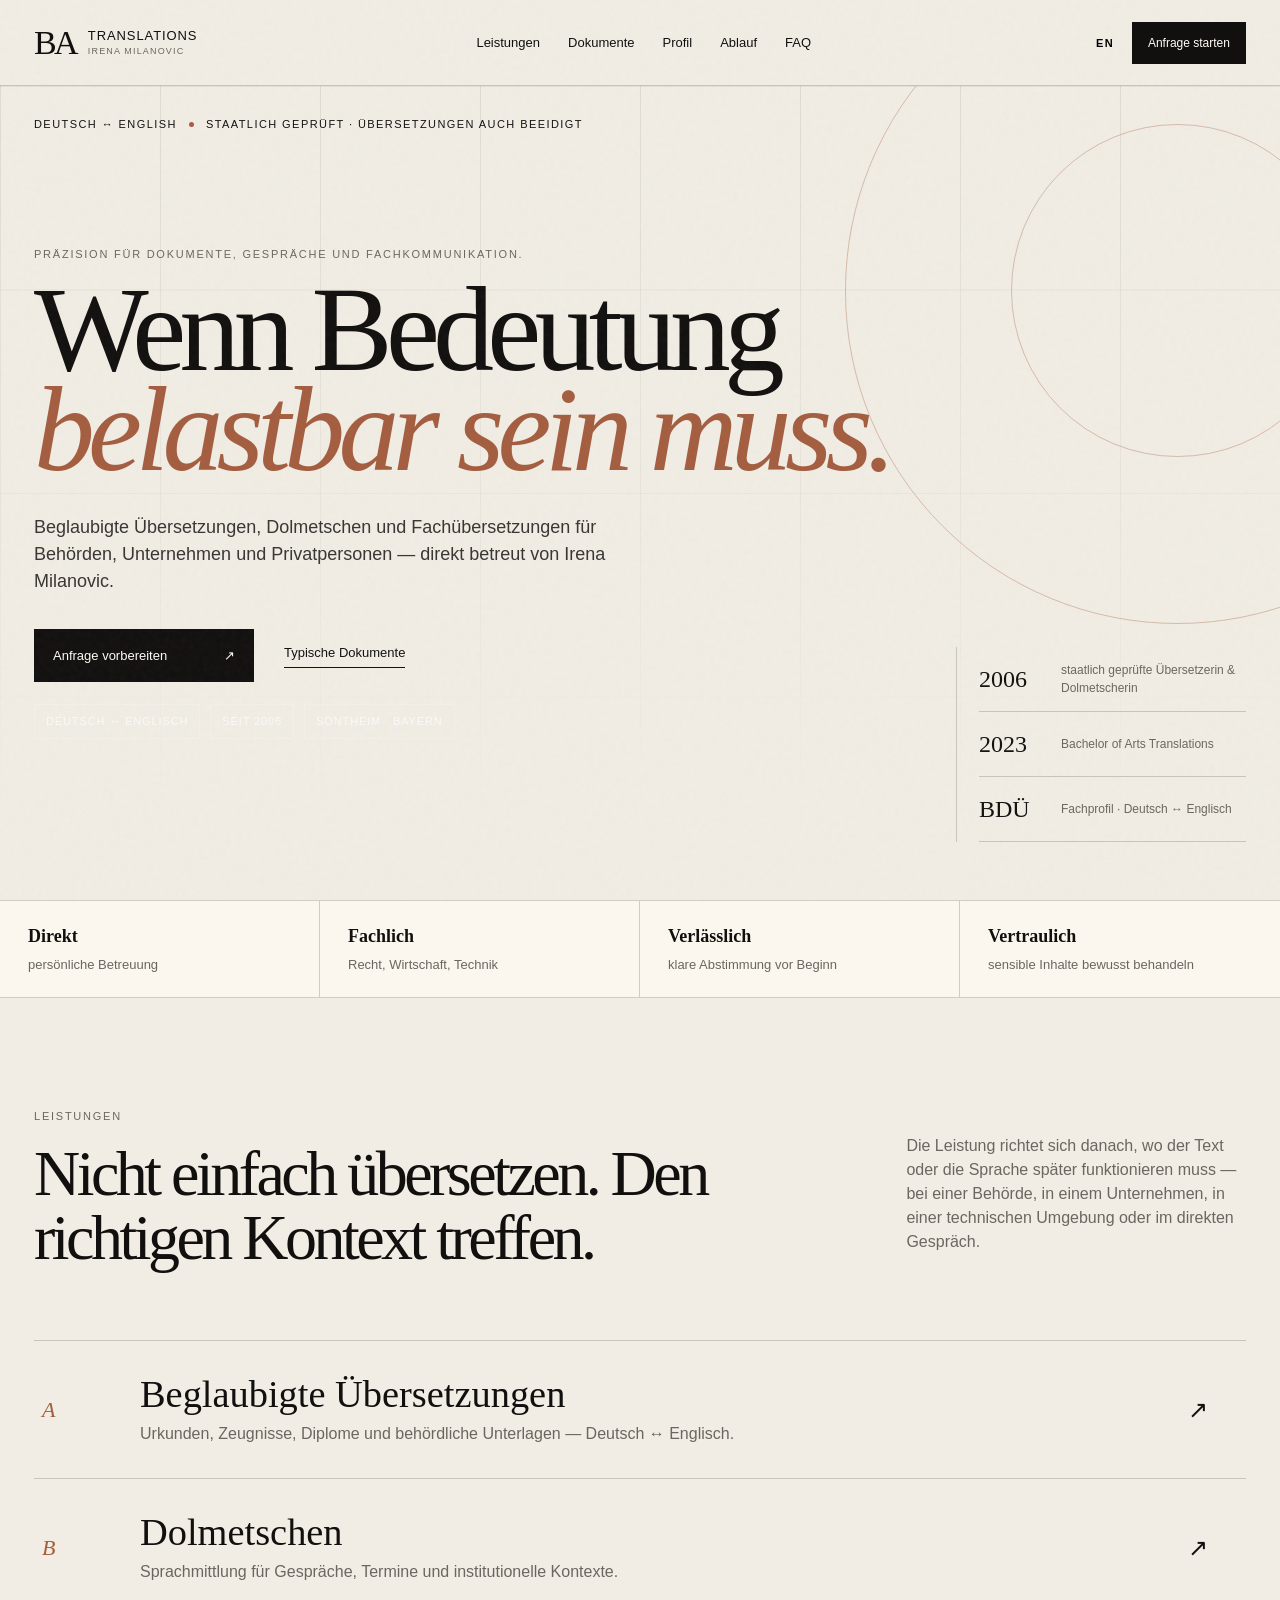
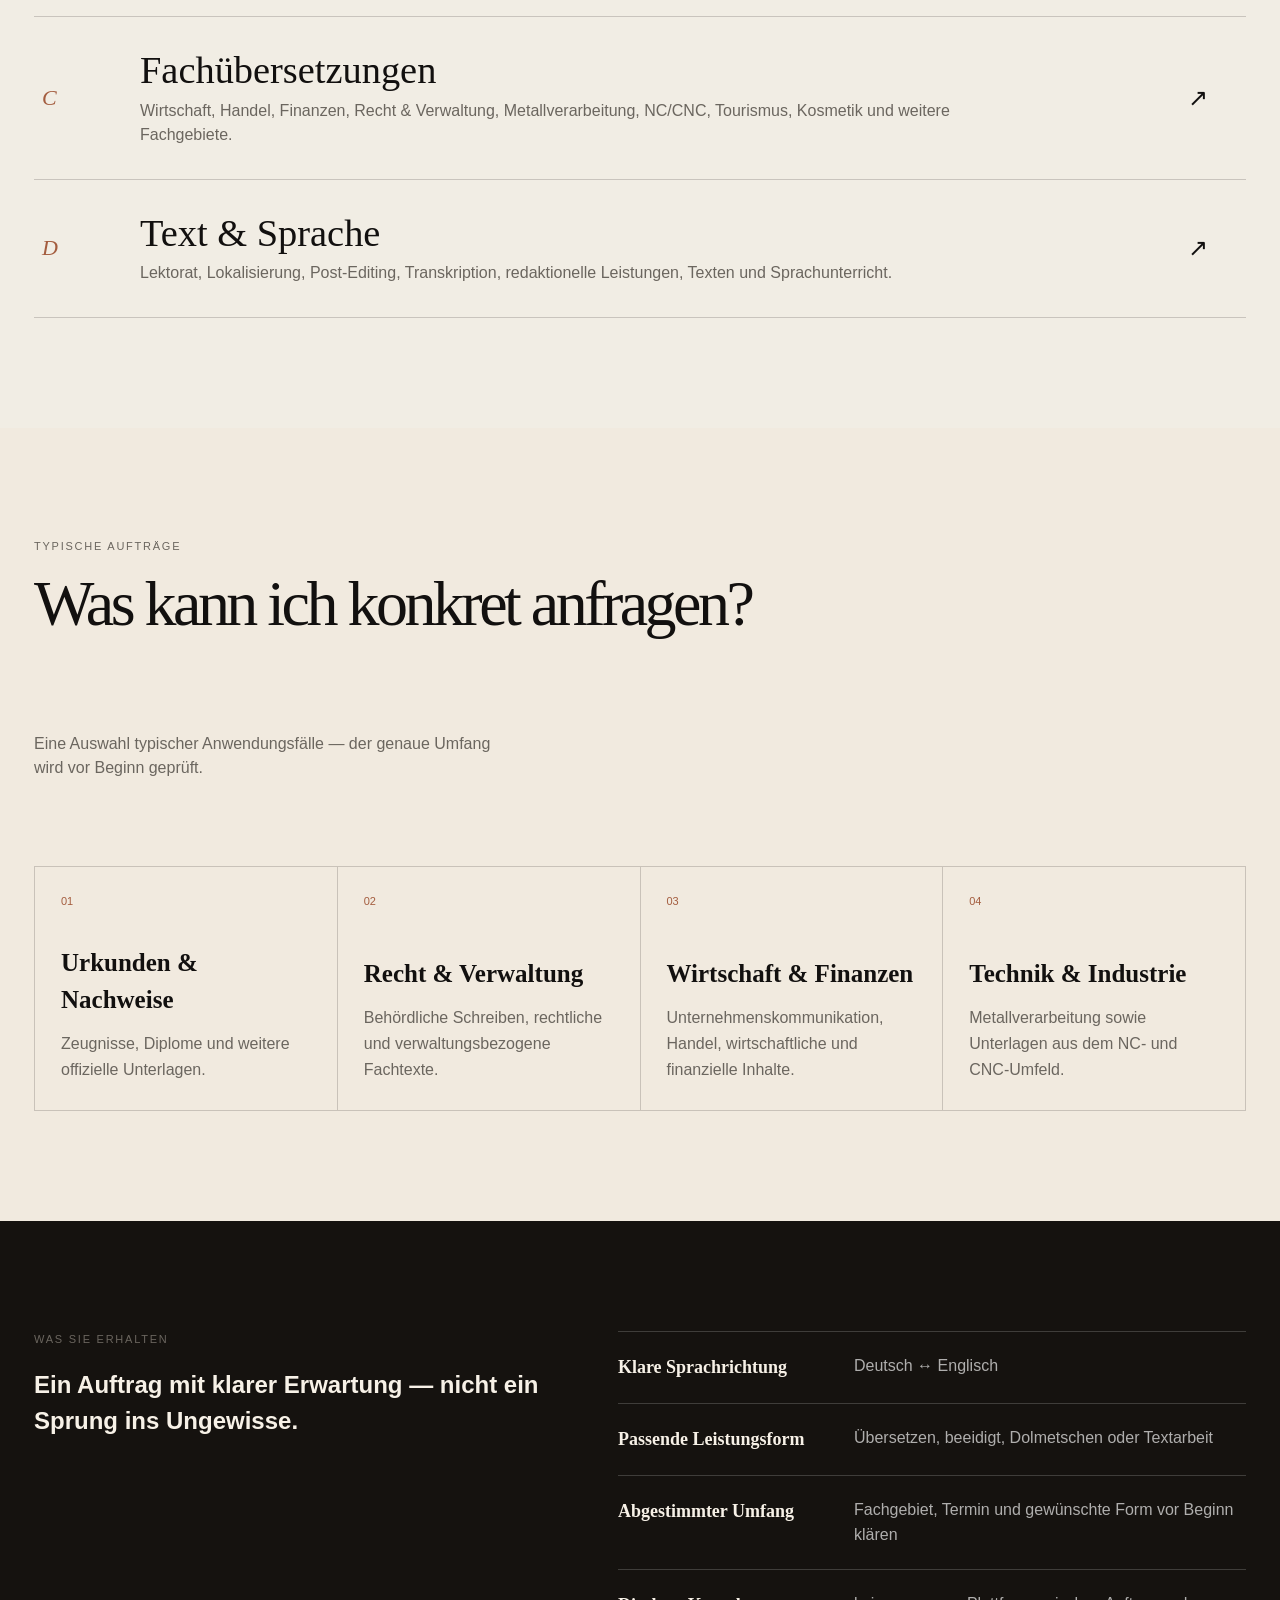
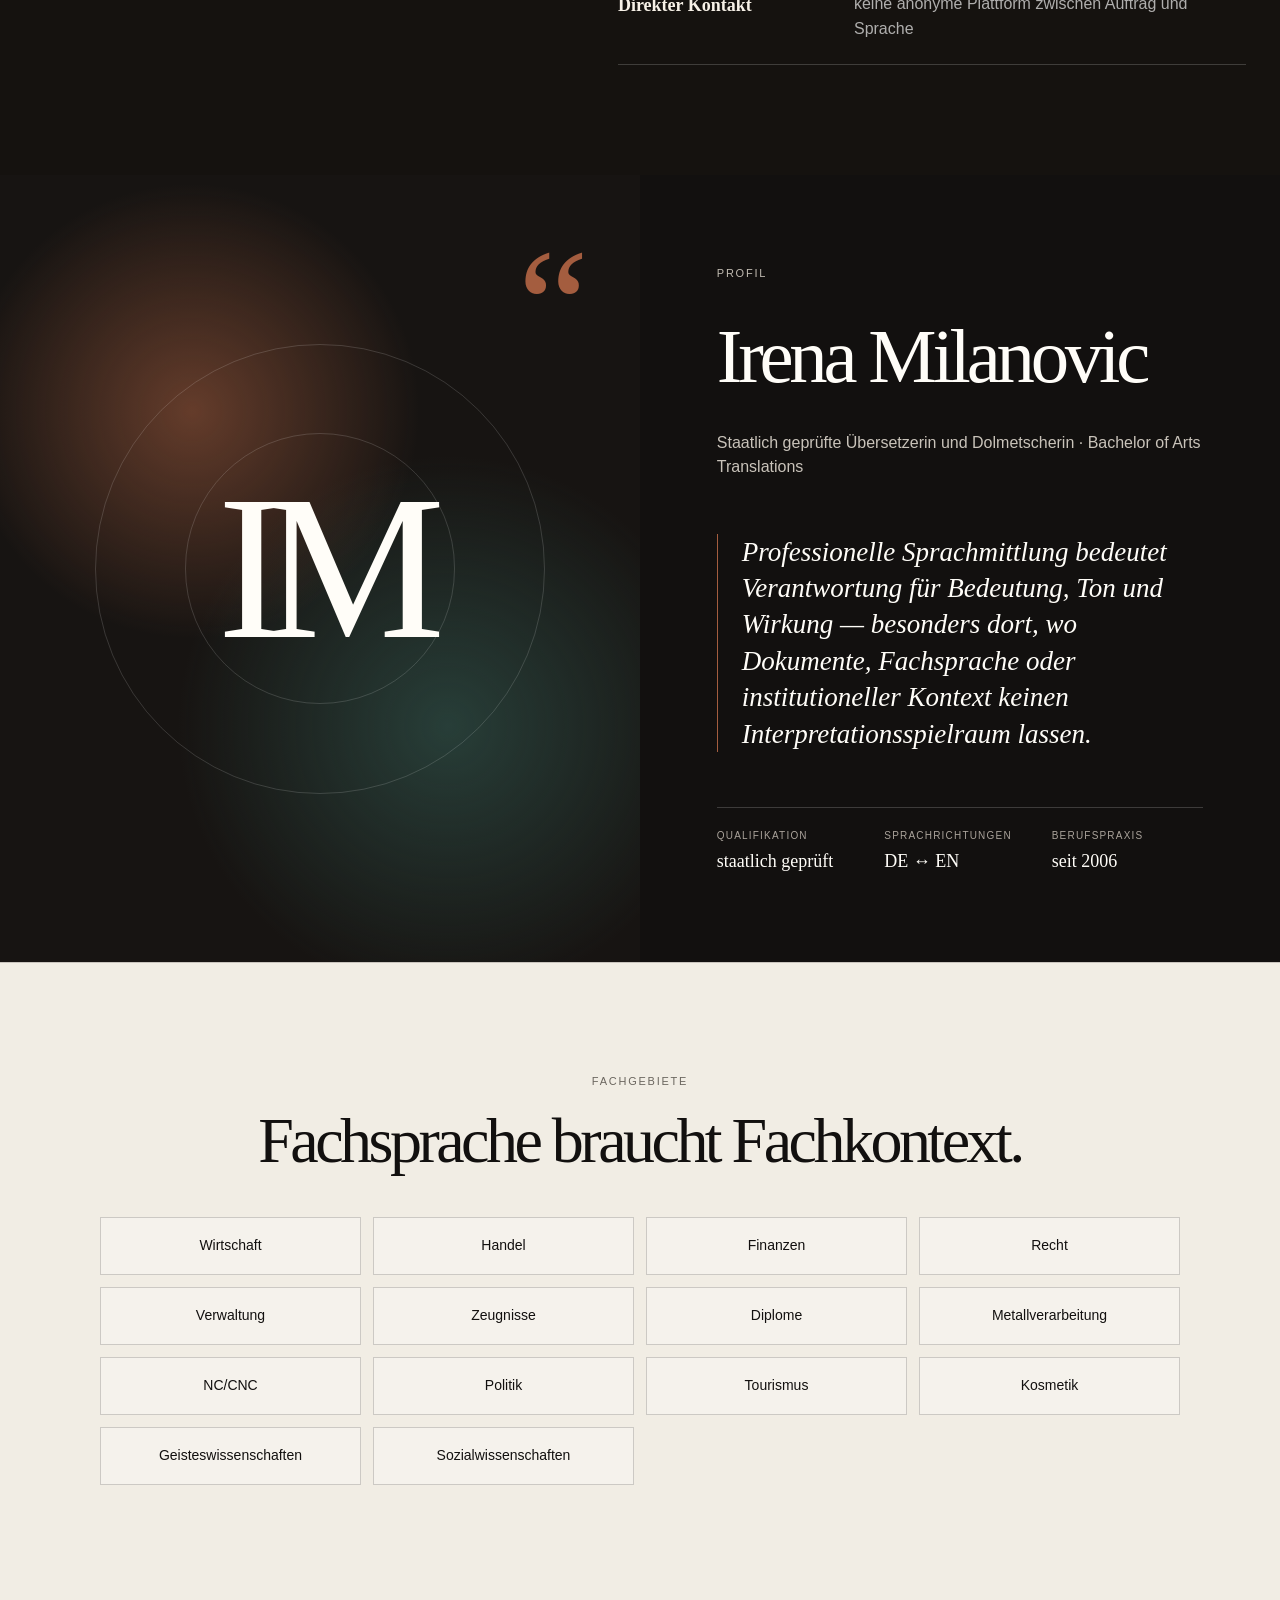
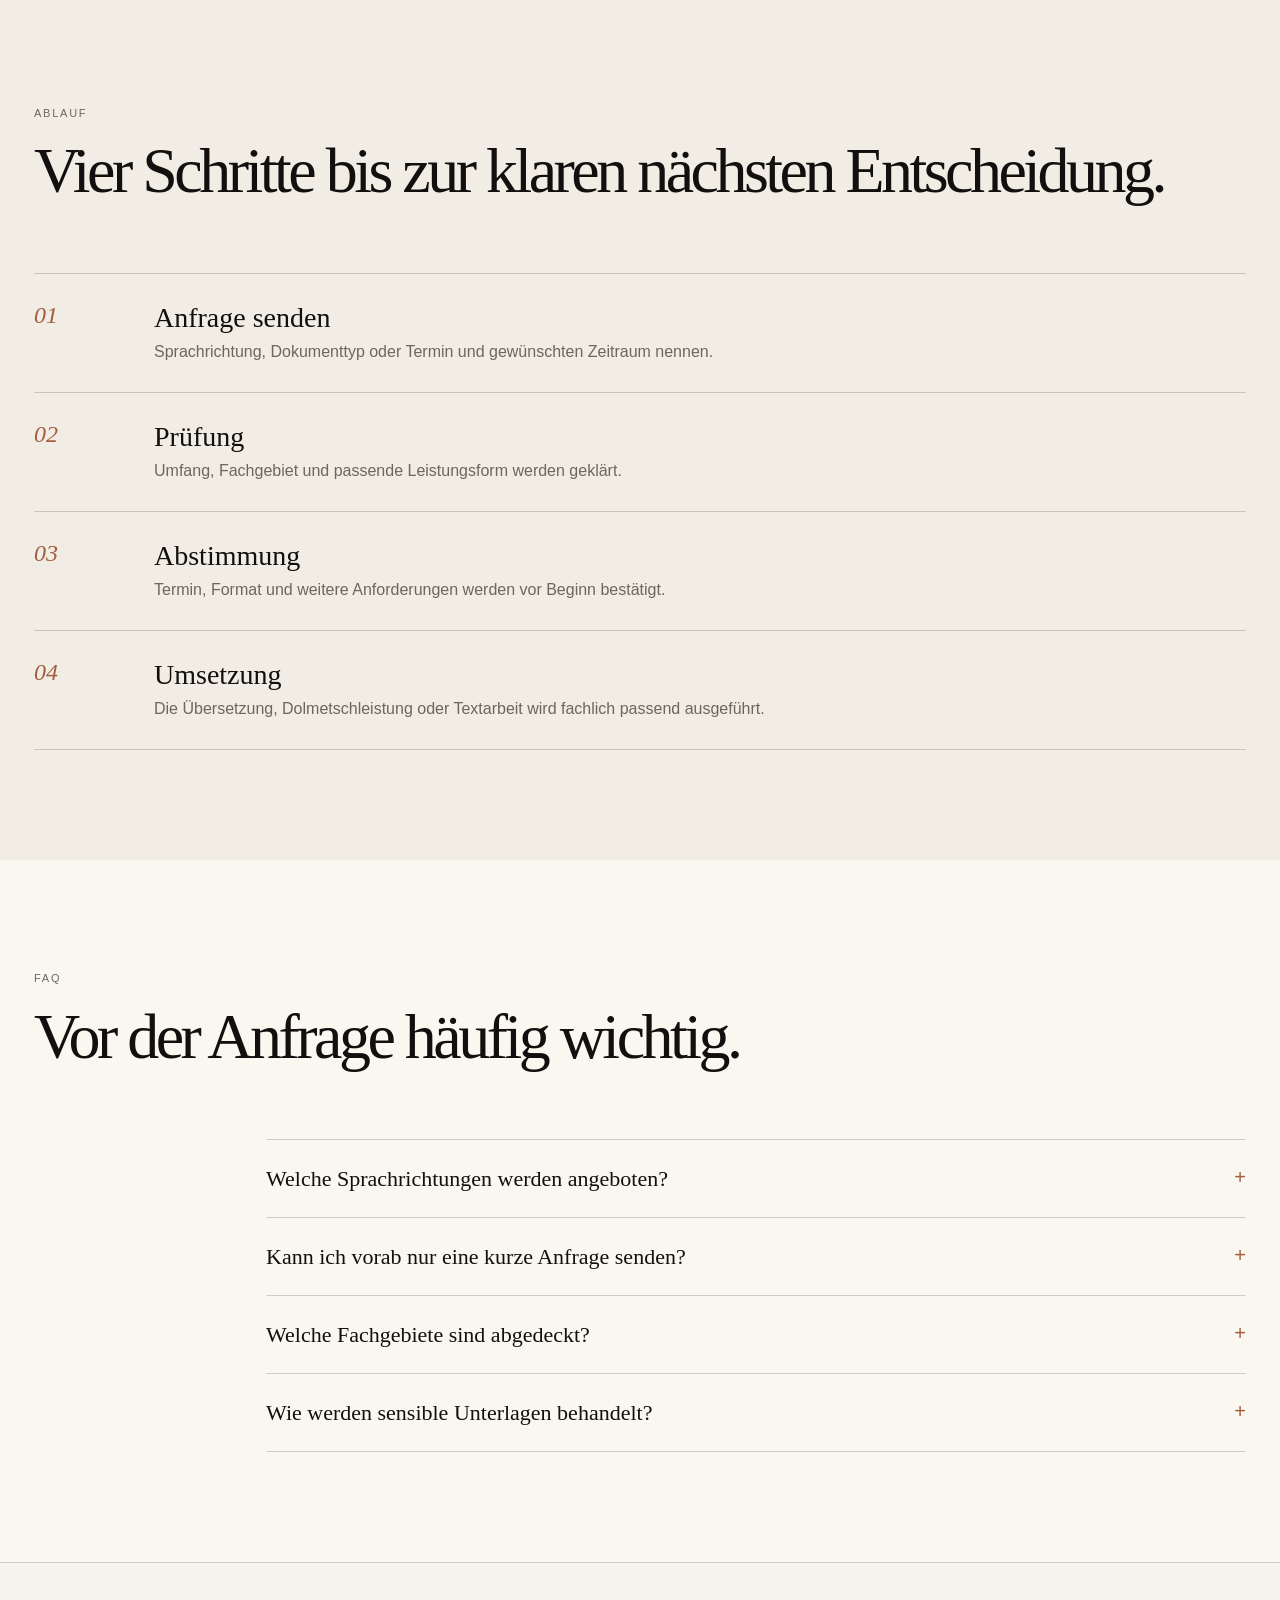
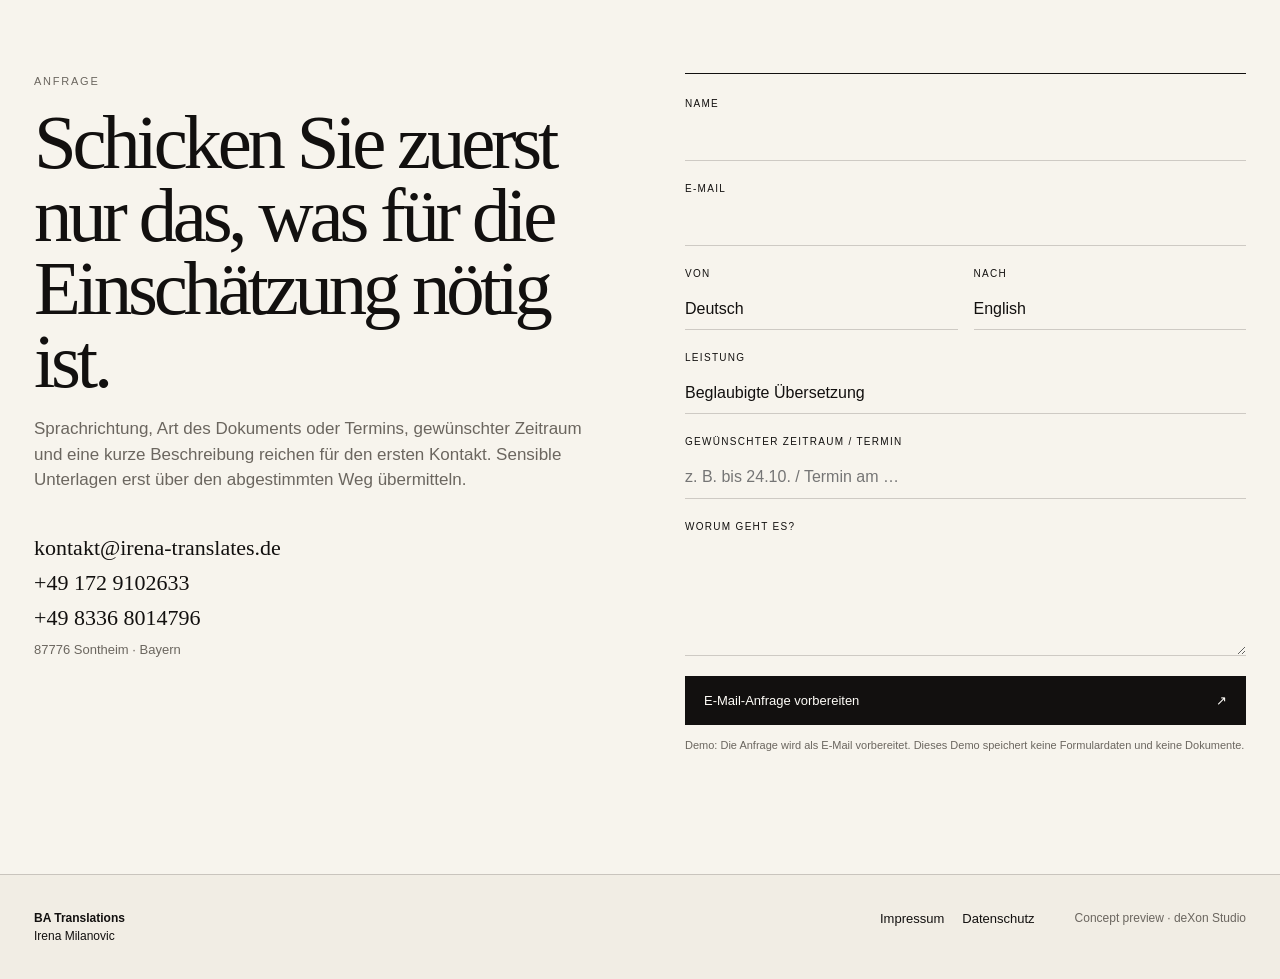
<file: index.html>
<!doctype html>
<html lang="de" data-lang="de">
<head>
  <meta charset="utf-8" />
  <meta name="viewport" content="width=device-width, initial-scale=1" />
  <meta name="description" content="Irena Milanovic – staatlich geprüfte Übersetzerin und Dolmetscherin für Deutsch und Englisch. Beglaubigte Übersetzungen, Dolmetschen, Fachübersetzungen und Sprachdienstleistungen." />
  <meta name="theme-color" content="#15120f" />
  <meta property="og:title" content="BA Translations — Irena Milanovic" />
  <meta property="og:description" content="Staatlich geprüfte Übersetzerin und Dolmetscherin. Deutsch ↔ Englisch. Beglaubigte Übersetzungen, Dolmetschen und Fachkommunikation." />
  <meta property="og:type" content="website" />
  <title>BA Translations — Irena Milanovic</title>
  <link rel="icon" href="favicon.svg" type="image/svg+xml" />
  <link rel="stylesheet" href="styles.css" />
  <script type="application/ld+json">
  {
    "@context":"https://schema.org",
    "@type":"ProfessionalService",
    "name":"BA Translations — Irena Milanovic",
    "description":"Staatlich geprüfte Übersetzerin und Dolmetscherin für Deutsch und Englisch.",
    "email":"kontakt@irena-translates.de",
    "telephone":["+49 8336 8014796","+49 172 9102633"],
    "address":{"@type":"PostalAddress","streetAddress":"Frechenrieder Str. 24","postalCode":"87776","addressLocality":"Sontheim","addressCountry":"DE"},
    "areaServed":"Germany",
    "knowsLanguage":["de","en"],
    "serviceType":["Beglaubigte Übersetzungen","Dolmetschen","Fachübersetzungen","Lektorat","Lokalisierung","Post-Editing","Transkription","Sprachunterricht"]
  }
  </script>
</head>
<body>
  <a class="skip" href="#main">Zum Inhalt springen</a>
  <div class="grain" aria-hidden="true"></div>

  <header class="site-header" id="top">
    <a class="brand" href="#top" aria-label="Startseite">
      <span class="brand-mark">BA</span>
      <span class="brand-copy">Translations<br><small>Irena Milanovic</small></span>
    </a>
    <nav class="desktop-nav" aria-label="Hauptnavigation">
      <a href="#services" data-de="Leistungen" data-en="Services">Leistungen</a>
      <a href="#documents" data-de="Dokumente" data-en="Documents">Dokumente</a>
      <a href="#profile" data-de="Profil" data-en="Profile">Profil</a>
      <a href="#process" data-de="Ablauf" data-en="Process">Ablauf</a>
      <a href="#faq">FAQ</a>
    </nav>
    <div class="header-actions">
      <button class="lang-toggle" id="langToggle" type="button" aria-label="Sprache wechseln">EN</button>
      <a class="header-cta" href="#contact" data-de="Anfrage starten" data-en="Start inquiry">Anfrage starten</a>
    </div>
  </header>

  <main id="main">
    <section class="hero" aria-labelledby="hero-title">
      <div class="hero-grid" aria-hidden="true"></div>
      <div class="hero-orbit orbit-a" aria-hidden="true"></div>
      <div class="hero-orbit orbit-b" aria-hidden="true"></div>

      <div class="hero-kicker">
        <span>Deutsch ↔ English</span><span class="dot"></span>
        <span data-de="staatlich geprüft · Übersetzungen auch beeidigt" data-en="state-certified · sworn translations available">staatlich geprüft · Übersetzungen auch beeidigt</span>
      </div>

      <div class="hero-main">
        <p class="eyebrow" data-de="Präzision für Dokumente, Gespräche und Fachkommunikation." data-en="Precision for documents, conversations and specialist communication.">Präzision für Dokumente, Gespräche und Fachkommunikation.</p>
        <h1 id="hero-title">
          <span data-de="Wenn Bedeutung" data-en="When meaning">Wenn Bedeutung</span><br>
          <em data-de="belastbar sein muss." data-en="has to hold up.">belastbar sein muss.</em>
        </h1>
        <p class="hero-lead" data-de="Beglaubigte Übersetzungen, Dolmetschen und Fachübersetzungen für Behörden, Unternehmen und Privatpersonen — direkt betreut von Irena Milanovic." data-en="Certified translations, interpreting and specialist translation for authorities, companies and private clients — handled directly by Irena Milanovic.">Beglaubigte Übersetzungen, Dolmetschen und Fachübersetzungen für Behörden, Unternehmen und Privatpersonen — direkt betreut von Irena Milanovic.</p>
        <div class="hero-cta-row">
          <a class="primary-cta" href="#contact"><span data-de="Anfrage vorbereiten" data-en="Prepare inquiry">Anfrage vorbereiten</span><span aria-hidden="true">↗</span></a>
          <a class="text-link" href="#documents" data-de="Typische Dokumente" data-en="Typical documents">Typische Dokumente</a>
        </div>
        <div class="hero-reassure">
          <span data-de="Deutsch ↔ Englisch" data-en="German ↔ English">Deutsch ↔ Englisch</span>
          <span data-de="seit 2006" data-en="since 2006">seit 2006</span>
          <span data-de="Sontheim · Bayern" data-en="Sontheim · Bavaria">Sontheim · Bayern</span>
        </div>
      </div>

      <aside class="hero-proof" aria-label="Qualifikationen">
        <div class="proof-line"><strong>2006</strong><span data-de="staatlich geprüfte Übersetzerin & Dolmetscherin" data-en="state-certified translator & interpreter">staatlich geprüfte Übersetzerin & Dolmetscherin</span></div>
        <div class="proof-line"><strong>2023</strong><span>Bachelor of Arts Translations</span></div>
        <div class="proof-line"><strong>BDÜ</strong><span data-de="Fachprofil · Deutsch ↔ Englisch" data-en="professional profile · German ↔ English">Fachprofil · Deutsch ↔ Englisch</span></div>
      </aside>
    </section>

    <section class="trust-strip" aria-label="Vertrauenssignale">
      <div><strong data-de="Direkt" data-en="Direct">Direkt</strong><span data-de="persönliche Betreuung" data-en="personal handling">persönliche Betreuung</span></div>
      <div><strong data-de="Fachlich" data-en="Specialist">Fachlich</strong><span data-de="Recht, Wirtschaft, Technik" data-en="law, business, technology">Recht, Wirtschaft, Technik</span></div>
      <div><strong data-de="Verlässlich" data-en="Reliable">Verlässlich</strong><span data-de="klare Abstimmung vor Beginn" data-en="clear scope before work begins">klare Abstimmung vor Beginn</span></div>
      <div><strong data-de="Vertraulich" data-en="Confidential">Vertraulich</strong><span data-de="sensible Inhalte bewusst behandeln" data-en="sensitive content handled carefully">sensible Inhalte bewusst behandeln</span></div>
    </section>

    <section class="services section-pad" id="services">
      <div class="section-head">
        <div>
          <p class="eyebrow" data-de="Leistungen" data-en="Services">Leistungen</p>
          <h2 data-de="Nicht einfach übersetzen. Den richtigen Kontext treffen." data-en="Not simply translating. Getting the context right.">Nicht einfach übersetzen. Den richtigen Kontext treffen.</h2>
        </div>
        <p data-de="Die Leistung richtet sich danach, wo der Text oder die Sprache später funktionieren muss — bei einer Behörde, in einem Unternehmen, in einer technischen Umgebung oder im direkten Gespräch." data-en="The service is shaped by where the language ultimately has to work — with an authority, in business, in a technical environment or in direct conversation.">Die Leistung richtet sich danach, wo der Text oder die Sprache später funktionieren muss — bei einer Behörde, in einem Unternehmen, in einer technischen Umgebung oder im direkten Gespräch.</p>
      </div>
      <div class="service-list">
        <article class="service-item"><span class="service-code">A</span><div><h3 data-de="Beglaubigte Übersetzungen" data-en="Certified translations">Beglaubigte Übersetzungen</h3><p data-de="Urkunden, Zeugnisse, Diplome und behördliche Unterlagen — Deutsch ↔ Englisch." data-en="Certificates, diplomas and official documents — German ↔ English.">Urkunden, Zeugnisse, Diplome und behördliche Unterlagen — Deutsch ↔ Englisch.</p></div><span class="service-arrow">↗</span></article>
        <article class="service-item"><span class="service-code">B</span><div><h3 data-de="Dolmetschen" data-en="Interpreting">Dolmetschen</h3><p data-de="Sprachmittlung für Gespräche, Termine und institutionelle Kontexte." data-en="Interpreting for meetings, appointments and institutional contexts.">Sprachmittlung für Gespräche, Termine und institutionelle Kontexte.</p></div><span class="service-arrow">↗</span></article>
        <article class="service-item"><span class="service-code">C</span><div><h3 data-de="Fachübersetzungen" data-en="Specialist translation">Fachübersetzungen</h3><p data-de="Wirtschaft, Handel, Finanzen, Recht & Verwaltung, Metallverarbeitung, NC/CNC, Tourismus, Kosmetik und weitere Fachgebiete." data-en="Business, trade, finance, law & administration, metalworking, NC/CNC, tourism, cosmetics and further specialist fields.">Wirtschaft, Handel, Finanzen, Recht & Verwaltung, Metallverarbeitung, NC/CNC, Tourismus, Kosmetik und weitere Fachgebiete.</p></div><span class="service-arrow">↗</span></article>
        <article class="service-item"><span class="service-code">D</span><div><h3 data-de="Text & Sprache" data-en="Text & language services">Text & Sprache</h3><p data-de="Lektorat, Lokalisierung, Post-Editing, Transkription, redaktionelle Leistungen, Texten und Sprachunterricht." data-en="Editing, localization, post-editing, transcription, editorial work, copywriting and language tuition.">Lektorat, Lokalisierung, Post-Editing, Transkription, redaktionelle Leistungen, Texten und Sprachunterricht.</p></div><span class="service-arrow">↗</span></article>
      </div>
    </section>

    <section class="documents section-pad" id="documents">
      <div class="section-head compact">
        <div><p class="eyebrow" data-de="Typische Aufträge" data-en="Typical requests">Typische Aufträge</p><h2 data-de="Was kann ich konkret anfragen?" data-en="What can I actually request?">Was kann ich konkret anfragen?</h2></div>
        <p data-de="Eine Auswahl typischer Anwendungsfälle — der genaue Umfang wird vor Beginn geprüft." data-en="A selection of typical use cases — the exact scope is reviewed before work begins.">Eine Auswahl typischer Anwendungsfälle — der genaue Umfang wird vor Beginn geprüft.</p>
      </div>
      <div class="document-grid">
        <article><span>01</span><h3 data-de="Urkunden & Nachweise" data-en="Certificates & records">Urkunden & Nachweise</h3><p data-de="Zeugnisse, Diplome und weitere offizielle Unterlagen." data-en="Certificates, diplomas and other official records.">Zeugnisse, Diplome und weitere offizielle Unterlagen.</p></article>
        <article><span>02</span><h3 data-de="Recht & Verwaltung" data-en="Law & administration">Recht & Verwaltung</h3><p data-de="Behördliche Schreiben, rechtliche und verwaltungsbezogene Fachtexte." data-en="Official correspondence, legal and administrative specialist texts.">Behördliche Schreiben, rechtliche und verwaltungsbezogene Fachtexte.</p></article>
        <article><span>03</span><h3 data-de="Wirtschaft & Finanzen" data-en="Business & finance">Wirtschaft & Finanzen</h3><p data-de="Unternehmenskommunikation, Handel, wirtschaftliche und finanzielle Inhalte." data-en="Corporate communication, trade, business and financial content.">Unternehmenskommunikation, Handel, wirtschaftliche und finanzielle Inhalte.</p></article>
        <article><span>04</span><h3 data-de="Technik & Industrie" data-en="Technology & industry">Technik & Industrie</h3><p data-de="Metallverarbeitung sowie Unterlagen aus dem NC- und CNC-Umfeld." data-en="Metalworking and documentation from NC and CNC environments.">Metallverarbeitung sowie Unterlagen aus dem NC- und CNC-Umfeld.</p></article>
      </div>
    </section>

    <section class="deliverables section-pad">
      <div class="deliverables-copy">
        <p class="eyebrow" data-de="Was Sie erhalten" data-en="What you receive">Was Sie erhalten</p>
        <h2 data-de="Ein Auftrag mit klarer Erwartung — nicht ein Sprung ins Ungewisse." data-en="A clearly defined assignment — not a leap into the unknown.">Ein Auftrag mit klarer Erwartung — nicht ein Sprung ins Ungewisse.</h2>
      </div>
      <div class="deliverable-list">
        <div><strong data-de="Klare Sprachrichtung" data-en="Clear language direction">Klare Sprachrichtung</strong><span data-de="Deutsch ↔ Englisch" data-en="German ↔ English">Deutsch ↔ Englisch</span></div>
        <div><strong data-de="Passende Leistungsform" data-en="Right service format">Passende Leistungsform</strong><span data-de="Übersetzen, beeidigt, Dolmetschen oder Textarbeit" data-en="translation, sworn translation, interpreting or language work">Übersetzen, beeidigt, Dolmetschen oder Textarbeit</span></div>
        <div><strong data-de="Abgestimmter Umfang" data-en="Agreed scope">Abgestimmter Umfang</strong><span data-de="Fachgebiet, Termin und gewünschte Form vor Beginn klären" data-en="field, timing and required format clarified in advance">Fachgebiet, Termin und gewünschte Form vor Beginn klären</span></div>
        <div><strong data-de="Direkter Kontakt" data-en="Direct contact">Direkter Kontakt</strong><span data-de="keine anonyme Plattform zwischen Auftrag und Sprache" data-en="no anonymous platform between your request and the language work">keine anonyme Plattform zwischen Auftrag und Sprache</span></div>
      </div>
    </section>

    <section class="profile section-pad" id="profile">
      <div class="profile-visual" aria-hidden="true"><div class="monogram">IM</div><div class="quote-mark">“</div></div>
      <div class="profile-copy">
        <p class="eyebrow" data-de="Profil" data-en="Profile">Profil</p>
        <h2>Irena Milanovic</h2>
        <p class="profile-role" data-de="Staatlich geprüfte Übersetzerin und Dolmetscherin · Bachelor of Arts Translations" data-en="State-certified translator and interpreter · Bachelor of Arts Translations">Staatlich geprüfte Übersetzerin und Dolmetscherin · Bachelor of Arts Translations</p>
        <blockquote data-de="Professionelle Sprachmittlung bedeutet Verantwortung für Bedeutung, Ton und Wirkung — besonders dort, wo Dokumente, Fachsprache oder institutioneller Kontext keinen Interpretationsspielraum lassen." data-en="Professional language work means responsibility for meaning, tone and effect — especially where documents, specialist language or institutional context leave little room for ambiguity.">Professionelle Sprachmittlung bedeutet Verantwortung für Bedeutung, Ton und Wirkung — besonders dort, wo Dokumente, Fachsprache oder institutioneller Kontext keinen Interpretationsspielraum lassen.</blockquote>
        <div class="profile-facts">
          <div><span data-de="Qualifikation" data-en="Qualification">Qualifikation</span><strong data-de="staatlich geprüft" data-en="state-certified">staatlich geprüft</strong></div>
          <div><span data-de="Sprachrichtungen" data-en="Language pairs">Sprachrichtungen</span><strong>DE ↔ EN</strong></div>
          <div><span data-de="Berufspraxis" data-en="Professional practice">Berufspraxis</span><strong data-de="seit 2006" data-en="since 2006">seit 2006</strong></div>
        </div>
      </div>
    </section>

    <section class="sectors section-pad">
      <div class="sectors-copy"><p class="eyebrow" data-de="Fachgebiete" data-en="Specialist fields">Fachgebiete</p><h2 data-de="Fachsprache braucht Fachkontext." data-en="Specialist language needs specialist context.">Fachsprache braucht Fachkontext.</h2></div>
      <div class="sector-cloud"><span>Wirtschaft</span><span>Handel</span><span>Finanzen</span><span>Recht</span><span>Verwaltung</span><span>Zeugnisse</span><span>Diplome</span><span>Metallverarbeitung</span><span>NC/CNC</span><span>Politik</span><span>Tourismus</span><span>Kosmetik</span><span>Geisteswissenschaften</span><span>Sozialwissenschaften</span></div>
    </section>

    <section class="process section-pad" id="process">
      <div class="section-head compact"><div><p class="eyebrow" data-de="Ablauf" data-en="Process">Ablauf</p><h2 data-de="Vier Schritte bis zur klaren nächsten Entscheidung." data-en="Four steps to a clear next decision.">Vier Schritte bis zur klaren nächsten Entscheidung.</h2></div></div>
      <ol class="process-steps four">
        <li><span>01</span><div><h3 data-de="Anfrage senden" data-en="Send inquiry">Anfrage senden</h3><p data-de="Sprachrichtung, Dokumenttyp oder Termin und gewünschten Zeitraum nennen." data-en="Share the language pair, document type or appointment and desired timeframe.">Sprachrichtung, Dokumenttyp oder Termin und gewünschten Zeitraum nennen.</p></div></li>
        <li><span>02</span><div><h3 data-de="Prüfung" data-en="Review">Prüfung</h3><p data-de="Umfang, Fachgebiet und passende Leistungsform werden geklärt." data-en="Scope, specialist field and the appropriate service format are clarified.">Umfang, Fachgebiet und passende Leistungsform werden geklärt.</p></div></li>
        <li><span>03</span><div><h3 data-de="Abstimmung" data-en="Agreement">Abstimmung</h3><p data-de="Termin, Format und weitere Anforderungen werden vor Beginn bestätigt." data-en="Timing, format and further requirements are confirmed before work begins.">Termin, Format und weitere Anforderungen werden vor Beginn bestätigt.</p></div></li>
        <li><span>04</span><div><h3 data-de="Umsetzung" data-en="Delivery">Umsetzung</h3><p data-de="Die Übersetzung, Dolmetschleistung oder Textarbeit wird fachlich passend ausgeführt." data-en="The translation, interpreting or language work is delivered for the specific context.">Die Übersetzung, Dolmetschleistung oder Textarbeit wird fachlich passend ausgeführt.</p></div></li>
      </ol>
    </section>

    <section class="faq section-pad" id="faq">
      <div class="section-head compact"><div><p class="eyebrow">FAQ</p><h2 data-de="Vor der Anfrage häufig wichtig." data-en="Often important before you enquire.">Vor der Anfrage häufig wichtig.</h2></div></div>
      <div class="faq-list">
        <details><summary data-de="Welche Sprachrichtungen werden angeboten?" data-en="Which language directions are offered?">Welche Sprachrichtungen werden angeboten?</summary><p data-de="Deutsch nach Englisch und Englisch nach Deutsch. Laut BDÜ-Profil werden Übersetzungen in beiden Richtungen angeboten, einschließlich beeidigter Übersetzungen." data-en="German to English and English to German. According to the BDÜ profile, translation is offered in both directions, including sworn translations.">Deutsch nach Englisch und Englisch nach Deutsch. Laut BDÜ-Profil werden Übersetzungen in beiden Richtungen angeboten, einschließlich beeidigter Übersetzungen.</p></details>
        <details><summary data-de="Kann ich vorab nur eine kurze Anfrage senden?" data-en="Can I send a short enquiry first?">Kann ich vorab nur eine kurze Anfrage senden?</summary><p data-de="Ja. Für eine erste Einschätzung genügen meist Sprachrichtung, Dokument- oder Terminart, gewünschter Zeitraum und eine kurze Beschreibung." data-en="Yes. For an initial assessment, the language pair, type of document or appointment, desired timeframe and a short description are usually enough.">Ja. Für eine erste Einschätzung genügen meist Sprachrichtung, Dokument- oder Terminart, gewünschter Zeitraum und eine kurze Beschreibung.</p></details>
        <details><summary data-de="Welche Fachgebiete sind abgedeckt?" data-en="Which specialist fields are covered?">Welche Fachgebiete sind abgedeckt?</summary><p data-de="Unter anderem Wirtschaft, Handel, Finanzen, Recht und Verwaltung, Zeugnisse und Diplome, Metallverarbeitung, NC/CNC, Politik, Tourismus und Kosmetik." data-en="Including business, trade, finance, law and administration, certificates and diplomas, metalworking, NC/CNC, politics, tourism and cosmetics.">Unter anderem Wirtschaft, Handel, Finanzen, Recht und Verwaltung, Zeugnisse und Diplome, Metallverarbeitung, NC/CNC, Politik, Tourismus und Kosmetik.</p></details>
        <details><summary data-de="Wie werden sensible Unterlagen behandelt?" data-en="How are sensitive documents handled?">Wie werden sensible Unterlagen behandelt?</summary><p data-de="Für vertrauliche oder personenbezogene Unterlagen sollte vor dem Versand ein geeigneter Übermittlungsweg abgestimmt werden. Der Demo-Auftritt speichert selbst keine Dokumente." data-en="For confidential or personal documents, an appropriate transfer method should be agreed before sending. This demo site does not store documents itself.">Für vertrauliche oder personenbezogene Unterlagen sollte vor dem Versand ein geeigneter Übermittlungsweg abgestimmt werden. Der Demo-Auftritt speichert selbst keine Dokumente.</p></details>
      </div>
    </section>

    <section class="contact section-pad" id="contact">
      <div class="contact-copy">
        <p class="eyebrow" data-de="Anfrage" data-en="Inquiry">Anfrage</p>
        <h2 data-de="Schicken Sie zuerst nur das, was für die Einschätzung nötig ist." data-en="Start with only what is needed for an initial assessment.">Schicken Sie zuerst nur das, was für die Einschätzung nötig ist.</h2>
        <p data-de="Sprachrichtung, Art des Dokuments oder Termins, gewünschter Zeitraum und eine kurze Beschreibung reichen für den ersten Kontakt. Sensible Unterlagen erst über den abgestimmten Weg übermitteln." data-en="The language pair, type of document or appointment, desired timeframe and a short description are enough for the first contact. Send sensitive files only via the agreed channel.">Sprachrichtung, Art des Dokuments oder Termins, gewünschter Zeitraum und eine kurze Beschreibung reichen für den ersten Kontakt. Sensible Unterlagen erst über den abgestimmten Weg übermitteln.</p>
        <div class="contact-links">
          <a href="mailto:kontakt@irena-translates.de">kontakt@irena-translates.de</a>
          <a href="tel:+491729102633">+49 172 9102633</a>
          <a href="tel:+4983368014796">+49 8336 8014796</a>
          <span>87776 Sontheim · Bayern</span>
        </div>
      </div>
      <form class="contact-form" id="demoForm" novalidate>
        <div class="field"><label for="name" data-de="Name" data-en="Name">Name</label><input id="name" name="name" autocomplete="name" required></div>
        <div class="field"><label for="email" data-de="E-Mail" data-en="Email">E-Mail</label><input id="email" name="email" type="email" autocomplete="email" required></div>
        <div class="field split"><div><label for="from" data-de="Von" data-en="From">Von</label><select id="from" name="from"><option>Deutsch</option><option>English</option></select></div><div><label for="to" data-de="Nach" data-en="To">Nach</label><select id="to" name="to"><option>English</option><option>Deutsch</option></select></div></div>
        <div class="field"><label for="type" data-de="Leistung" data-en="Service">Leistung</label><select id="type" name="type"><option data-de="Beglaubigte Übersetzung" data-en="Certified translation">Beglaubigte Übersetzung</option><option data-de="Fachübersetzung" data-en="Specialist translation">Fachübersetzung</option><option data-de="Dolmetschen" data-en="Interpreting">Dolmetschen</option><option data-de="Text & Sprache" data-en="Text & language">Text & Sprache</option></select></div>
        <div class="field"><label for="deadline" data-de="Gewünschter Zeitraum / Termin" data-en="Desired timeframe / date">Gewünschter Zeitraum / Termin</label><input id="deadline" name="deadline" placeholder="z. B. bis 24.10. / Termin am …"></div>
        <div class="field"><label for="message" data-de="Worum geht es?" data-en="What is it about?">Worum geht es?</label><textarea id="message" name="message" rows="5" required></textarea></div>
        <button class="primary-cta form-submit" type="submit"><span data-de="E-Mail-Anfrage vorbereiten" data-en="Prepare email inquiry">E-Mail-Anfrage vorbereiten</span><span>↗</span></button>
        <p class="form-note" id="formNote" data-de="Demo: Die Anfrage wird als E-Mail vorbereitet. Dieses Demo speichert keine Formulardaten und keine Dokumente." data-en="Demo: The inquiry is prepared as an email. This demo stores no form data or documents.">Demo: Die Anfrage wird als E-Mail vorbereitet. Dieses Demo speichert keine Formulardaten und keine Dokumente.</p>
      </form>
    </section>
  </main>

  <footer class="footer">
    <div><strong>BA Translations</strong><br>Irena Milanovic</div>
    <div class="footer-links"><a href="impressum.html">Impressum</a><a href="datenschutz.html">Datenschutz</a></div>
    <div class="demo-mark">Concept preview · deXon Studio</div>
  </footer>
  <script src="app.js"></script>
</body>
</html>
</file>
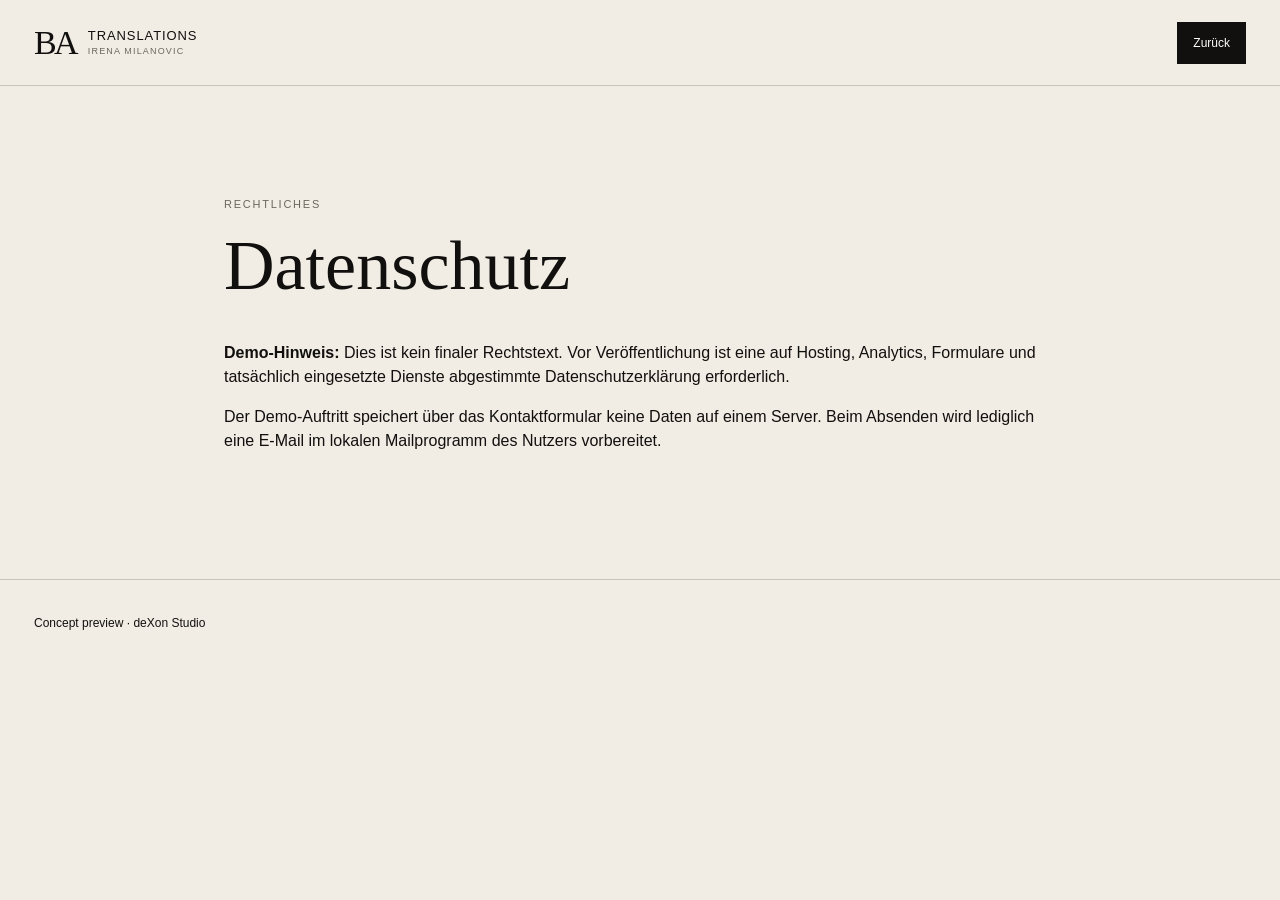
<file: datenschutz.html>
<!doctype html><html lang="de"><head><meta charset="utf-8"><meta name="viewport" content="width=device-width,initial-scale=1"><title>Datenschutz — BA Translations</title><link rel="stylesheet" href="styles.css"></head><body><header class="site-header"><a class="brand" href="index.html"><span class="brand-mark">BA</span><span class="brand-copy">Translations<br><small>Irena Milanovic</small></span></a><a class="header-cta" href="index.html">Zurück</a></header><main class="section-pad" style="max-width:900px"><p class="eyebrow">Rechtliches</p><h1 style="font:400 70px/1 var(--serif);margin:0 0 40px">Datenschutz</h1><p><strong>Demo-Hinweis:</strong> Dies ist kein finaler Rechtstext. Vor Veröffentlichung ist eine auf Hosting, Analytics, Formulare und tatsächlich eingesetzte Dienste abgestimmte Datenschutzerklärung erforderlich.</p><p>Der Demo-Auftritt speichert über das Kontaktformular keine Daten auf einem Server. Beim Absenden wird lediglich eine E-Mail im lokalen Mailprogramm des Nutzers vorbereitet.</p></main><footer class="footer"><div>Concept preview · deXon Studio</div></footer></body></html>
</file>
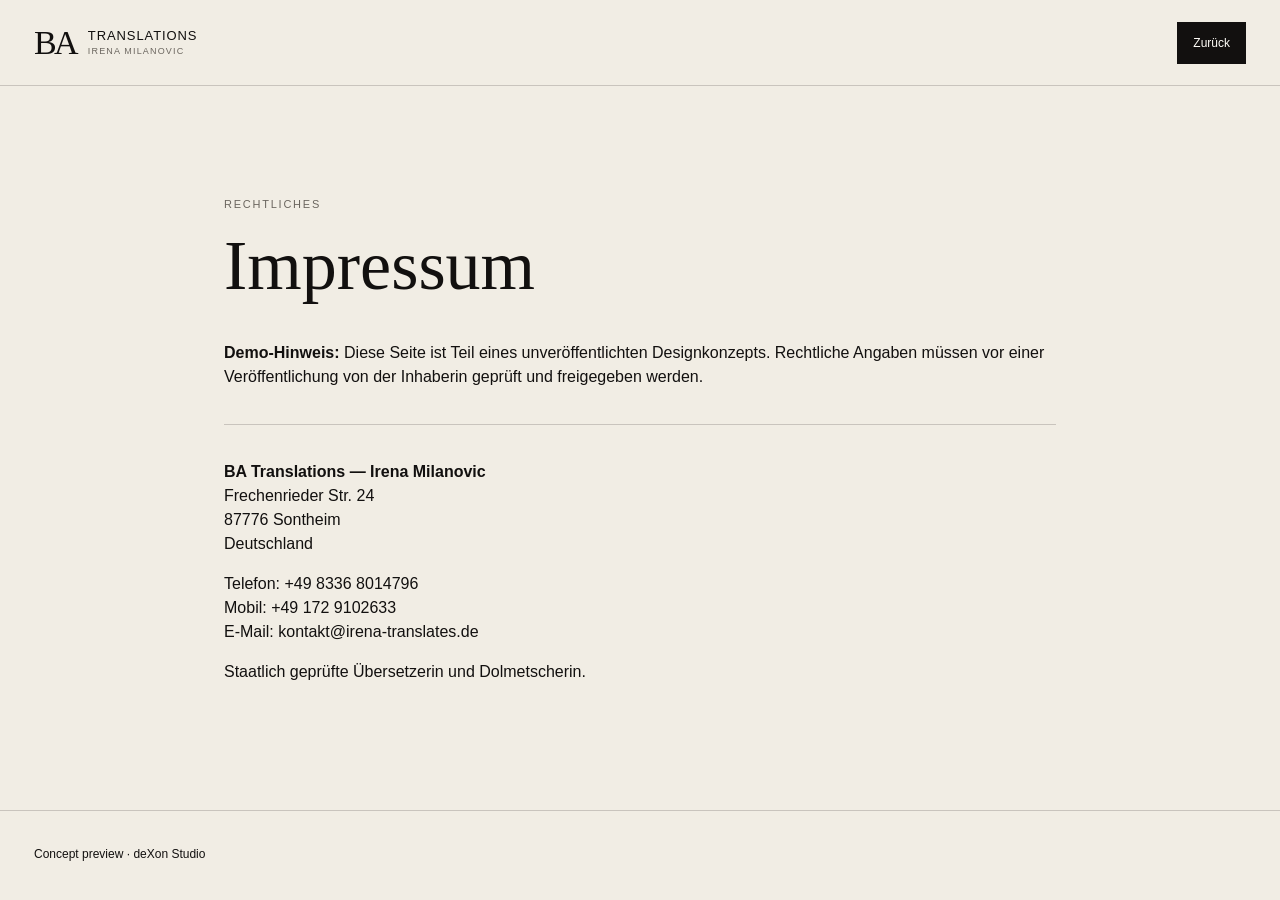
<file: impressum.html>
<!doctype html><html lang="de"><head><meta charset="utf-8"><meta name="viewport" content="width=device-width,initial-scale=1"><title>Impressum — BA Translations</title><link rel="stylesheet" href="styles.css"></head><body><header class="site-header"><a class="brand" href="index.html"><span class="brand-mark">BA</span><span class="brand-copy">Translations<br><small>Irena Milanovic</small></span></a><a class="header-cta" href="index.html">Zurück</a></header><main class="section-pad" style="max-width:900px"><p class="eyebrow">Rechtliches</p><h1 style="font:400 70px/1 var(--serif);margin:0 0 40px">Impressum</h1><p><strong>Demo-Hinweis:</strong> Diese Seite ist Teil eines unveröffentlichten Designkonzepts. Rechtliche Angaben müssen vor einer Veröffentlichung von der Inhaberin geprüft und freigegeben werden.</p><hr style="border:0;border-top:1px solid var(--line);margin:35px 0"><p><strong>BA Translations — Irena Milanovic</strong><br>Frechenrieder Str. 24<br>87776 Sontheim<br>Deutschland</p><p>Telefon: +49 8336 8014796<br>Mobil: +49 172 9102633<br>E-Mail: kontakt@irena-translates.de</p><p>Staatlich geprüfte Übersetzerin und Dolmetscherin.</p></main><footer class="footer"><div>Concept preview · deXon Studio</div></footer></body></html>
</file>
<file: styles.css>
:root{
  --bg:#f1ede4;--paper:#f7f4ed;--ink:#12100f;--muted:#6b665f;--line:rgba(18,16,15,.18);--accent:#a45d3f;--accent2:#2d4c45;--white:#fffdf8;
  --serif:Georgia,'Times New Roman',serif;--sans:Inter,Arial,Helvetica,sans-serif;--max:1440px;
}
*{box-sizing:border-box}html{scroll-behavior:smooth}body{margin:0;background:var(--bg);color:var(--ink);font-family:var(--sans);line-height:1.5;overflow-x:hidden}.skip{position:fixed;top:10px;left:10px;transform:translateY(-150%);z-index:999;background:#111;color:#fff;padding:.7rem 1rem}.skip:focus{transform:none}.grain{position:fixed;inset:0;pointer-events:none;z-index:20;opacity:.055;background-image:url("data:image/svg+xml,%3Csvg viewBox='0 0 180 180' xmlns='http://www.w3.org/2000/svg'%3E%3Cfilter id='n'%3E%3CfeTurbulence type='fractalNoise' baseFrequency='.9' numOctaves='4' stitchTiles='stitch'/%3E%3C/filter%3E%3Crect width='100%25' height='100%25' filter='url(%23n)' opacity='.7'/%3E%3C/svg%3E")}.site-header{height:86px;max-width:var(--max);margin:auto;padding:0 34px;display:flex;align-items:center;justify-content:space-between;border-bottom:1px solid var(--line);position:relative;z-index:30}.brand{display:flex;gap:12px;align-items:center;color:inherit;text-decoration:none}.brand-mark{font-family:var(--serif);font-size:34px;letter-spacing:-.08em}.brand-copy{font-size:13px;line-height:1.05;letter-spacing:.07em;text-transform:uppercase}.brand-copy small{font-size:9px;letter-spacing:.13em;color:var(--muted)}.desktop-nav{display:flex;gap:28px}.desktop-nav a,.footer a,.text-link{color:inherit;text-decoration:none;font-size:13px}.desktop-nav a{position:relative}.desktop-nav a:after{content:"";position:absolute;left:0;bottom:-7px;width:100%;height:1px;background:var(--ink);transform:scaleX(0);transform-origin:right;transition:transform .35s}.desktop-nav a:hover:after,.desktop-nav a:focus-visible:after{transform:scaleX(1);transform-origin:left}.header-actions{display:flex;align-items:center;gap:12px}.lang-toggle{border:0;background:transparent;font:600 11px var(--sans);letter-spacing:.12em;cursor:pointer}.header-cta{background:var(--ink);color:var(--white);text-decoration:none;padding:12px 16px;font-size:12px}.hero{min-height:calc(100vh - 86px);max-width:var(--max);margin:auto;padding:30px 34px 48px;position:relative;display:grid;grid-template-columns:1fr 290px;grid-template-rows:auto 1fr auto;overflow:hidden}.hero-grid{position:absolute;inset:0;background-image:linear-gradient(to right,rgba(18,16,15,.08) 1px,transparent 1px),linear-gradient(to bottom,rgba(18,16,15,.06) 1px,transparent 1px);background-size:12.5% 100%,100% 25%;mask-image:linear-gradient(to bottom,#000,transparent 90%)}.hero-orbit{position:absolute;border:1px solid rgba(164,93,63,.35);border-radius:50%;pointer-events:none}.orbit-a{width:52vw;height:52vw;right:-18vw;top:-10vw}.orbit-b{width:26vw;height:26vw;right:-5vw;top:3vw}.hero-kicker{grid-column:1/3;display:flex;gap:12px;align-items:center;position:relative;z-index:2;font-size:11px;letter-spacing:.13em;text-transform:uppercase}.dot{width:5px;height:5px;border-radius:50%;background:var(--accent)}.hero-main{position:relative;z-index:2;align-self:center;max-width:980px;padding:8vh 0}.eyebrow{font-size:11px;letter-spacing:.16em;text-transform:uppercase;color:var(--muted);margin:0 0 18px}.hero h1,.section-head h2,.statement h2,.sectors h2,.profile h2,.contact h2{font-family:var(--serif);font-weight:400;letter-spacing:-.055em;margin:0}.hero h1{font-size:clamp(68px,9.5vw,150px);line-height:.82;max-width:1080px}.hero h1 em{color:var(--accent);font-weight:400}.hero-lead{max-width:650px;font-size:18px;margin:34px 0 0;color:#393532}.hero-cta-row{display:flex;align-items:center;gap:30px;margin-top:34px}.primary-cta{display:inline-flex;align-items:center;justify-content:space-between;gap:38px;background:var(--ink);color:var(--white);padding:16px 18px;text-decoration:none;border:1px solid var(--ink);min-width:220px;font-size:13px;transition:.25s}.primary-cta:hover,.primary-cta:focus-visible{background:var(--accent);border-color:var(--accent)}.text-link{border-bottom:1px solid currentColor;padding-bottom:4px}.hero-proof{position:relative;z-index:2;align-self:end;border-left:1px solid var(--line);padding-left:22px;margin-bottom:10px}.proof-line{padding:14px 0;border-bottom:1px solid var(--line);display:grid;grid-template-columns:72px 1fr;gap:10px;font-size:12px}.proof-line strong{font-family:var(--serif);font-size:24px;font-weight:400}.proof-line span{color:var(--muted);align-self:center}.section-pad{max-width:var(--max);margin:auto;padding:110px 34px}.statement{display:grid;grid-template-columns:90px 1fr 320px;gap:40px;border-top:1px solid var(--line)}.section-index{font:italic 42px var(--serif);color:var(--accent)}.statement h2,.sectors h2{font-size:clamp(44px,5.7vw,86px);line-height:.98}.statement-note{align-self:end;color:var(--muted);font-size:15px}.language-rail{overflow:hidden;border-top:1px solid var(--line);border-bottom:1px solid var(--line);padding:20px 0;display:flex;gap:36px;white-space:nowrap;font:400 clamp(36px,5vw,74px)/1 var(--serif);letter-spacing:-.04em}.rail-item{animation:rail 28s linear infinite}.rail-item span{color:var(--accent)}.rail-item.ghost{color:transparent;-webkit-text-stroke:1px var(--ink)}@keyframes rail{to{transform:translateX(-120%)}}.section-head{display:grid;grid-template-columns:1.4fr .6fr;gap:80px;align-items:end;margin-bottom:70px}.section-head h2{font-size:clamp(44px,5vw,76px);line-height:1}.section-head>p{color:var(--muted);max-width:480px}.section-head.compact{grid-template-columns:1fr}.service-list{border-top:1px solid var(--line)}.service-item{display:grid;grid-template-columns:70px 1fr 50px;gap:28px;padding:32px 8px;border-bottom:1px solid var(--line);align-items:center;transition:padding .3s,background .3s}.service-item:hover{padding-left:20px;background:rgba(255,255,255,.25)}.service-code{font:italic 22px var(--serif);color:var(--accent)}.service-item h3{font:400 clamp(26px,3vw,44px)/1.1 var(--serif);margin:0 0 7px}.service-item p{margin:0;color:var(--muted);max-width:820px}.service-arrow{font-size:24px}.sectors{border-top:1px solid var(--line);display:grid;grid-template-columns:90px .8fr 1.2fr;gap:40px}.sector-cloud{display:flex;gap:10px;flex-wrap:wrap;align-content:center}.sector-cloud span{border:1px solid var(--line);padding:12px 16px;font-size:13px;background:rgba(255,255,255,.22)}.profile{background:var(--ink);color:var(--white);max-width:none;display:grid;grid-template-columns:1fr 1fr;gap:0;padding:0}.profile-visual{min-height:660px;position:relative;display:grid;place-items:center;background:radial-gradient(circle at 30% 30%,rgba(164,93,63,.55),transparent 32%),radial-gradient(circle at 70% 70%,rgba(45,76,69,.75),transparent 38%),#171412;overflow:hidden}.profile-visual:before,.profile-visual:after{content:"";position:absolute;border:1px solid rgba(255,255,255,.15);border-radius:50%}.profile-visual:before{width:70%;aspect-ratio:1}.profile-visual:after{width:42%;aspect-ratio:1}.monogram{font:400 clamp(110px,16vw,250px)/1 var(--serif);letter-spacing:-.11em;z-index:2}.quote-mark{position:absolute;right:8%;top:5%;font:400 160px var(--serif);color:var(--accent)}.profile-copy{padding:90px max(40px,6vw);align-self:center}.profile-copy .eyebrow{color:#c1bbb2}.profile h2{font-size:clamp(50px,6vw,90px)}.profile-role{color:#c9c3ba;max-width:590px}.profile blockquote{font:italic 27px/1.35 var(--serif);margin:55px 0;border-left:1px solid var(--accent);padding-left:24px;max-width:650px}.profile-facts{display:grid;grid-template-columns:repeat(3,1fr);gap:16px;border-top:1px solid rgba(255,255,255,.18);padding-top:20px}.profile-facts div{display:flex;flex-direction:column;gap:8px}.profile-facts span{font-size:10px;text-transform:uppercase;letter-spacing:.12em;color:#aaa39b}.profile-facts strong{font:400 18px var(--serif)}.process-steps{list-style:none;margin:0;padding:0;border-top:1px solid var(--line)}.process-steps li{display:grid;grid-template-columns:90px 1fr;gap:30px;padding:28px 0;border-bottom:1px solid var(--line)}.process-steps>li>span{font:italic 24px var(--serif);color:var(--accent)}.process-steps h3{font:400 28px var(--serif);margin:0 0 6px}.process-steps p{margin:0;color:var(--muted)}.contact{display:grid;grid-template-columns:1fr 1fr;gap:90px;border-top:1px solid var(--line);background:var(--paper)}.contact h2{font-size:clamp(54px,6vw,94px);line-height:.95}.contact-copy>p:not(.eyebrow){font-size:17px;color:var(--muted);max-width:620px}.contact-links{margin-top:42px;display:flex;flex-direction:column;gap:9px}.contact-links a{color:inherit;text-decoration:none;font:400 22px var(--serif)}.contact-links span{color:var(--muted);font-size:13px}.contact-form{border-top:1px solid var(--ink);padding-top:22px}.field{display:flex;flex-direction:column;gap:7px;margin-bottom:20px}.field.split{display:grid;grid-template-columns:1fr 1fr;gap:16px}.field.split>div{display:flex;flex-direction:column;gap:7px}.field label{font-size:10px;text-transform:uppercase;letter-spacing:.13em}.field input,.field select,.field textarea{appearance:none;border:0;border-bottom:1px solid var(--line);background:transparent;padding:12px 0;font:16px var(--sans);border-radius:0;color:var(--ink);outline:none}.field input:focus,.field select:focus,.field textarea:focus{border-color:var(--accent)}.form-submit{width:100%;cursor:pointer}.form-note{font-size:11px;color:var(--muted);margin-top:12px}.footer{max-width:var(--max);margin:auto;padding:34px;display:grid;grid-template-columns:1fr auto auto;gap:40px;border-top:1px solid var(--line);font-size:12px}.footer-links{display:flex;gap:18px}.demo-mark{color:var(--muted)}
@media(max-width:960px){.desktop-nav{display:none}.hero{grid-template-columns:1fr;grid-template-rows:auto 1fr auto}.hero-kicker{grid-column:auto}.hero-proof{border-left:0;border-top:1px solid var(--line);padding:18px 0 0;display:grid;grid-template-columns:repeat(3,1fr);gap:12px}.proof-line{grid-template-columns:1fr;border:0}.statement,.sectors{grid-template-columns:70px 1fr}.statement-note,.sector-cloud{grid-column:2}.section-head,.contact{grid-template-columns:1fr}.profile{grid-template-columns:1fr}.profile-visual{min-height:430px}.footer{grid-template-columns:1fr 1fr}.demo-mark{grid-column:1/3}.contact{gap:50px}}
@media(max-width:640px){.site-header{height:72px;padding:0 18px}.brand-copy{display:none}.header-cta{display:none}.hero{min-height:calc(100vh - 72px);padding:22px 18px 36px}.hero-main{padding:8vh 0 4vh}.hero h1{font-size:clamp(58px,18vw,88px)}.hero-lead{font-size:16px}.hero-cta-row{align-items:flex-start;flex-direction:column;gap:18px}.hero-proof{grid-template-columns:1fr}.section-pad{padding:76px 18px}.statement,.sectors{grid-template-columns:1fr;gap:26px}.statement-note,.sector-cloud{grid-column:auto}.section-index{font-size:28px}.statement h2,.sectors h2,.section-head h2{font-size:46px}.section-head{gap:24px;margin-bottom:40px}.service-item{grid-template-columns:36px 1fr 24px;gap:12px;padding:24px 0}.service-item h3{font-size:29px}.profile-copy{padding:65px 18px}.profile-facts{grid-template-columns:1fr}.profile-visual{min-height:330px}.process-steps li{grid-template-columns:50px 1fr}.contact{gap:45px}.contact h2{font-size:56px}.field.split{grid-template-columns:1fr}.footer{padding:28px 18px;grid-template-columns:1fr}.demo-mark{grid-column:auto}.language-rail{font-size:42px}.hero-orbit{display:none}}
@media(prefers-reduced-motion:reduce){html{scroll-behavior:auto}.rail-item{animation:none}.service-item,.primary-cta,.desktop-nav a:after{transition:none}}

/* v2 — Chancellor-informed conversion layer */
.trust-strip{display:grid;grid-template-columns:repeat(4,1fr);border-top:1px solid var(--line);border-bottom:1px solid var(--line);background:rgba(255,251,243,.72)}
.trust-strip>div{padding:22px 28px;border-right:1px solid var(--line);display:grid;gap:5px}.trust-strip>div:last-child{border-right:0}.trust-strip strong{font-family:var(--serif);font-size:18px}.trust-strip span{font-size:13px;color:var(--muted)}
.hero-reassure{display:flex;gap:10px;flex-wrap:wrap;margin-top:22px}.hero-reassure span{border:1px solid rgba(255,255,255,.18);padding:8px 11px;font-size:11px;letter-spacing:.08em;text-transform:uppercase;color:rgba(255,255,255,.72)}
.documents{background:#f1eadf}.document-grid{display:grid;grid-template-columns:repeat(4,1fr);border-top:1px solid var(--line);border-left:1px solid var(--line);margin-top:42px}.document-grid article{min-height:235px;padding:26px;border-right:1px solid var(--line);border-bottom:1px solid var(--line);display:flex;flex-direction:column}.document-grid article>span{font-family:var(--mono);font-size:11px;color:var(--accent);margin-bottom:auto}.document-grid h3{font-family:var(--serif);font-size:25px;margin:34px 0 12px}.document-grid p{color:var(--muted);margin:0;line-height:1.65}
.deliverables{display:grid;grid-template-columns:.9fr 1.1fr;gap:70px;background:#15120f;color:#f7f1e7}.deliverables h2{max-width:760px}.deliverable-list{border-top:1px solid rgba(255,255,255,.18)}.deliverable-list>div{padding:22px 0;border-bottom:1px solid rgba(255,255,255,.18);display:grid;grid-template-columns:.7fr 1.3fr;gap:25px}.deliverable-list strong{font-family:var(--serif);font-size:18px}.deliverable-list span{color:rgba(255,255,255,.66);line-height:1.55}
.process-steps.four{grid-template-columns:repeat(4,1fr)}
.faq{background:#faf7f1}.faq-list{max-width:980px;margin:40px 0 0 auto;border-top:1px solid var(--line)}.faq details{border-bottom:1px solid var(--line);padding:0}.faq summary{cursor:pointer;list-style:none;padding:22px 0;font-family:var(--serif);font-size:22px;display:flex;justify-content:space-between;gap:20px}.faq summary::-webkit-details-marker{display:none}.faq summary:after{content:'+';font-family:var(--sans);font-size:20px;color:var(--accent)}.faq details[open] summary:after{content:'–'}.faq details p{max-width:800px;color:var(--muted);line-height:1.7;padding:0 0 22px;margin:0}
@media(max-width:980px){.trust-strip{grid-template-columns:repeat(2,1fr)}.trust-strip>div:nth-child(2){border-right:0}.document-grid{grid-template-columns:repeat(2,1fr)}.deliverables{grid-template-columns:1fr;gap:36px}.process-steps.four{grid-template-columns:repeat(2,1fr)}}
@media(max-width:640px){.trust-strip{grid-template-columns:1fr}.trust-strip>div{border-right:0}.document-grid{grid-template-columns:1fr}.document-grid article{min-height:190px}.deliverable-list>div{grid-template-columns:1fr;gap:7px}.process-steps.four{grid-template-columns:1fr}.faq summary{font-size:19px}.hero-reassure{gap:7px}}
@media (prefers-reduced-motion:no-preference){.service-item,.document-grid article,.deliverable-list>div,.process-steps li,.faq details{opacity:.001;transform:translateY(18px);transition:opacity .55s ease,transform .55s ease}.service-item.in-view,.document-grid article.in-view,.deliverable-list>div.in-view,.process-steps li.in-view,.faq details.in-view{opacity:1;transform:none}}

/* v2.1 — Fachgebiete layout correction */
.sectors{
  border-top:1px solid var(--line);
  display:block;
  text-align:center;
}
.sectors-copy{
  max-width:900px;
  margin:0 auto 44px;
}
.sectors-copy .eyebrow{
  margin-left:auto;
  margin-right:auto;
}
.sectors-copy h2{
  max-width:820px;
  margin:0 auto;
  font-size:clamp(44px,5vw,76px);
  line-height:1.02;
  text-wrap:balance;
}
.sector-cloud{
  max-width:1080px;
  margin:0 auto;
  display:grid;
  grid-template-columns:repeat(4,minmax(0,1fr));
  gap:12px;
  align-items:stretch;
}
.sector-cloud span{
  min-height:58px;
  display:flex;
  align-items:center;
  justify-content:center;
  text-align:center;
  border:1px solid var(--line);
  padding:14px 16px;
  font-size:14px;
  line-height:1.25;
  background:rgba(255,255,255,.28);
}
@media(max-width:960px){
  .sectors{grid-template-columns:none}
  .sector-cloud{grid-template-columns:repeat(3,minmax(0,1fr))}
}
@media(max-width:640px){
  .sectors{display:block;gap:0}
  .sectors-copy{margin-bottom:30px}
  .sectors-copy h2{font-size:46px}
  .sector-cloud{grid-column:auto;grid-template-columns:repeat(2,minmax(0,1fr));gap:8px}
  .sector-cloud span{min-height:52px;padding:12px 10px;font-size:13px}
}
@media(max-width:390px){
  .sector-cloud{grid-template-columns:1fr}
}
</file>
